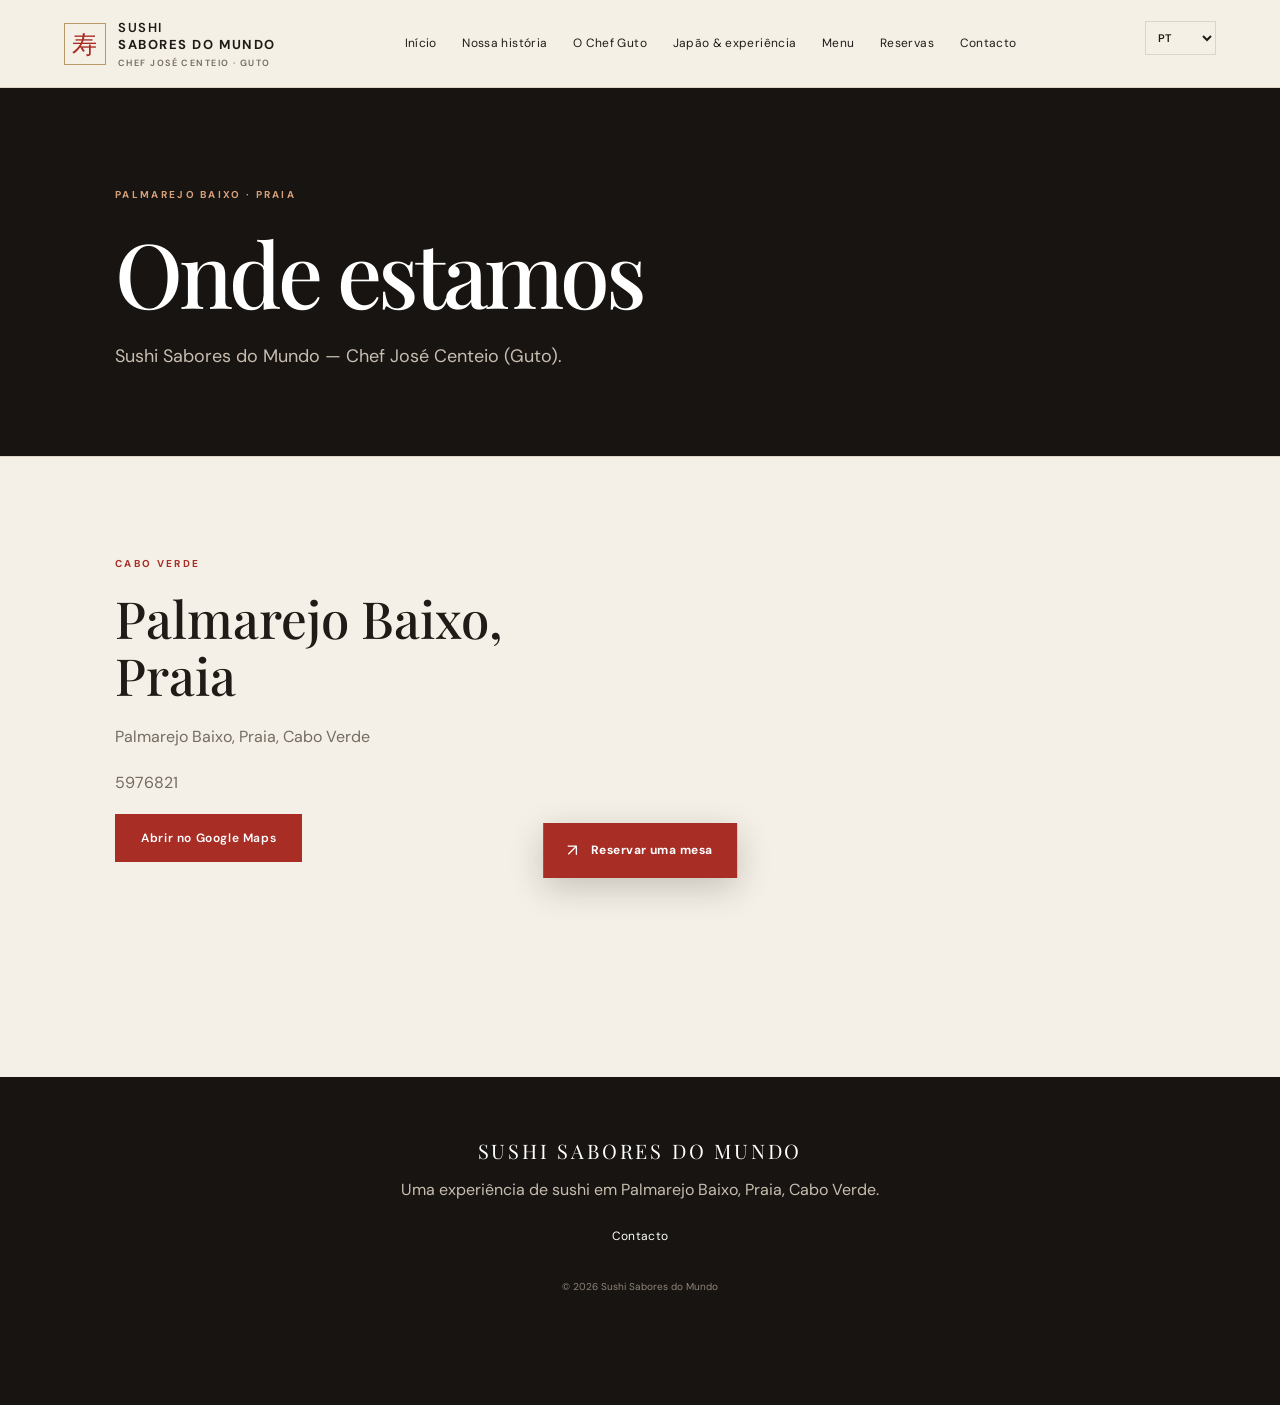
<file: contacto.html>
<!DOCTYPE html>

<html lang="pt">

<head>
    <meta charset="utf-8" />
    <meta content="width=device-width, initial-scale=1" name="viewport" />
    <title>Contacto — Sushi Sabores do Mundo</title>
    <link rel="shortcut icon" href="img/images/logo.webp" type="image/x-webp">
    <meta
        content="Sushi Sabores do Mundo, do Chef José Centeio (Guto), em Palmarejo Baixo, Praia, Cabo Verde. Conheça a história e solicite uma reserva."
        name="description" />
    <meta content="website" property="og:type" />
    <meta content="Contacto — Sushi Sabores do Mundo" property="og:title" />
    <meta content="Sushi feito com alma, de Cabo Verde ao Japão." property="og:description" />
    <meta content="img/images/02.webp" property="og:image" />
    <meta content="#171411" name="theme-color" />
    <link href="https://fonts.googleapis.com" rel="preconnect" />
    <link href="css/style.css" rel="stylesheet" />
    <script defer="" src="js/main.js"></script>
</head>

<body data-page="contact">
    <header class="site-header"><a class="brand" href="index.html"><span class="brand-mark">寿</span><span>SUSHI
                <b>SABORES DO MUNDO</b><small>CHEF JOSÉ CENTEIO · GUTO</small></span></a><button aria-expanded="false"
            aria-label="Abrir menu" data-i18n-aria-label="openMenu" class="nav-toggle">☰</button>
        <nav class="main-nav"><a data-i18n="navHome" href="index.html">Início</a><a data-i18n="navStory"
                href="historia.html">Nossa história</a><a data-i18n="navChef" href="chef.html">O Chef Guto</a><a
                data-i18n="navJapan" href="japao.html">Japão &amp; experiência</a><a data-i18n="navMenu"
                href="menu.html">Menu</a><a data-i18n="navBooking" href="reservas.html">Reservas</a><a
                data-i18n="navContact" href="contacto.html">Contacto</a></nav><label class="language-picker"><span
                class="sr-only"><span data-i18n="languageLabel"></span></span><select id="language">
                <option value="pt">PT</option>
                <option value="en">EN</option>
                <option value="fr">FR</option>
                <option value="ja">日本語</option>
            </select></label>
    </header>
    <main>
        <section class="page-hero"><span class="eyebrow">PALMAREJO BAIXO · PRAIA</span>
            <h1 data-i18n="location"></h1>
            <p class="lead"><span data-i18n="contactLead"></span></p>
        </section>
        <section class="section contact-layout">
            <div><span class="eyebrow"><span data-i18n="country"></span></span>
                <h2><span data-i18n="placeAddress"></span></h2>
                <p id="address"></p>
                <p id="contact-phone"></p>
                <p id="contact-email"></p><a class="button" data-i18n="openMaps" id="maps-link" rel="noopener"
                    target="_blank"></a>
            </div><iframe loading="lazy" referrerpolicy="no-referrer-when-downgrade"
                src="https://www.google.com/maps?q=14.9047367,-23.5261683&amp;z=16&amp;output=embed"
                title="Localização do Sushi Sabores do Mundo"></iframe>
        </section>
    </main>
    <footer class="site-footer">
        <div class="footer-brand">SUSHI SABORES DO MUNDO</div>
        <p data-i18n="footer"></p><a data-i18n="navContact" href="contacto.html"></a><small>© <span id="year"></span>
            Sushi Sabores do Mundo</small>
    </footer><a class="sticky-booking" href="reservas.html"><span>↗</span><b data-i18n="reserve"></b></a>
</body>

</html>
</file>
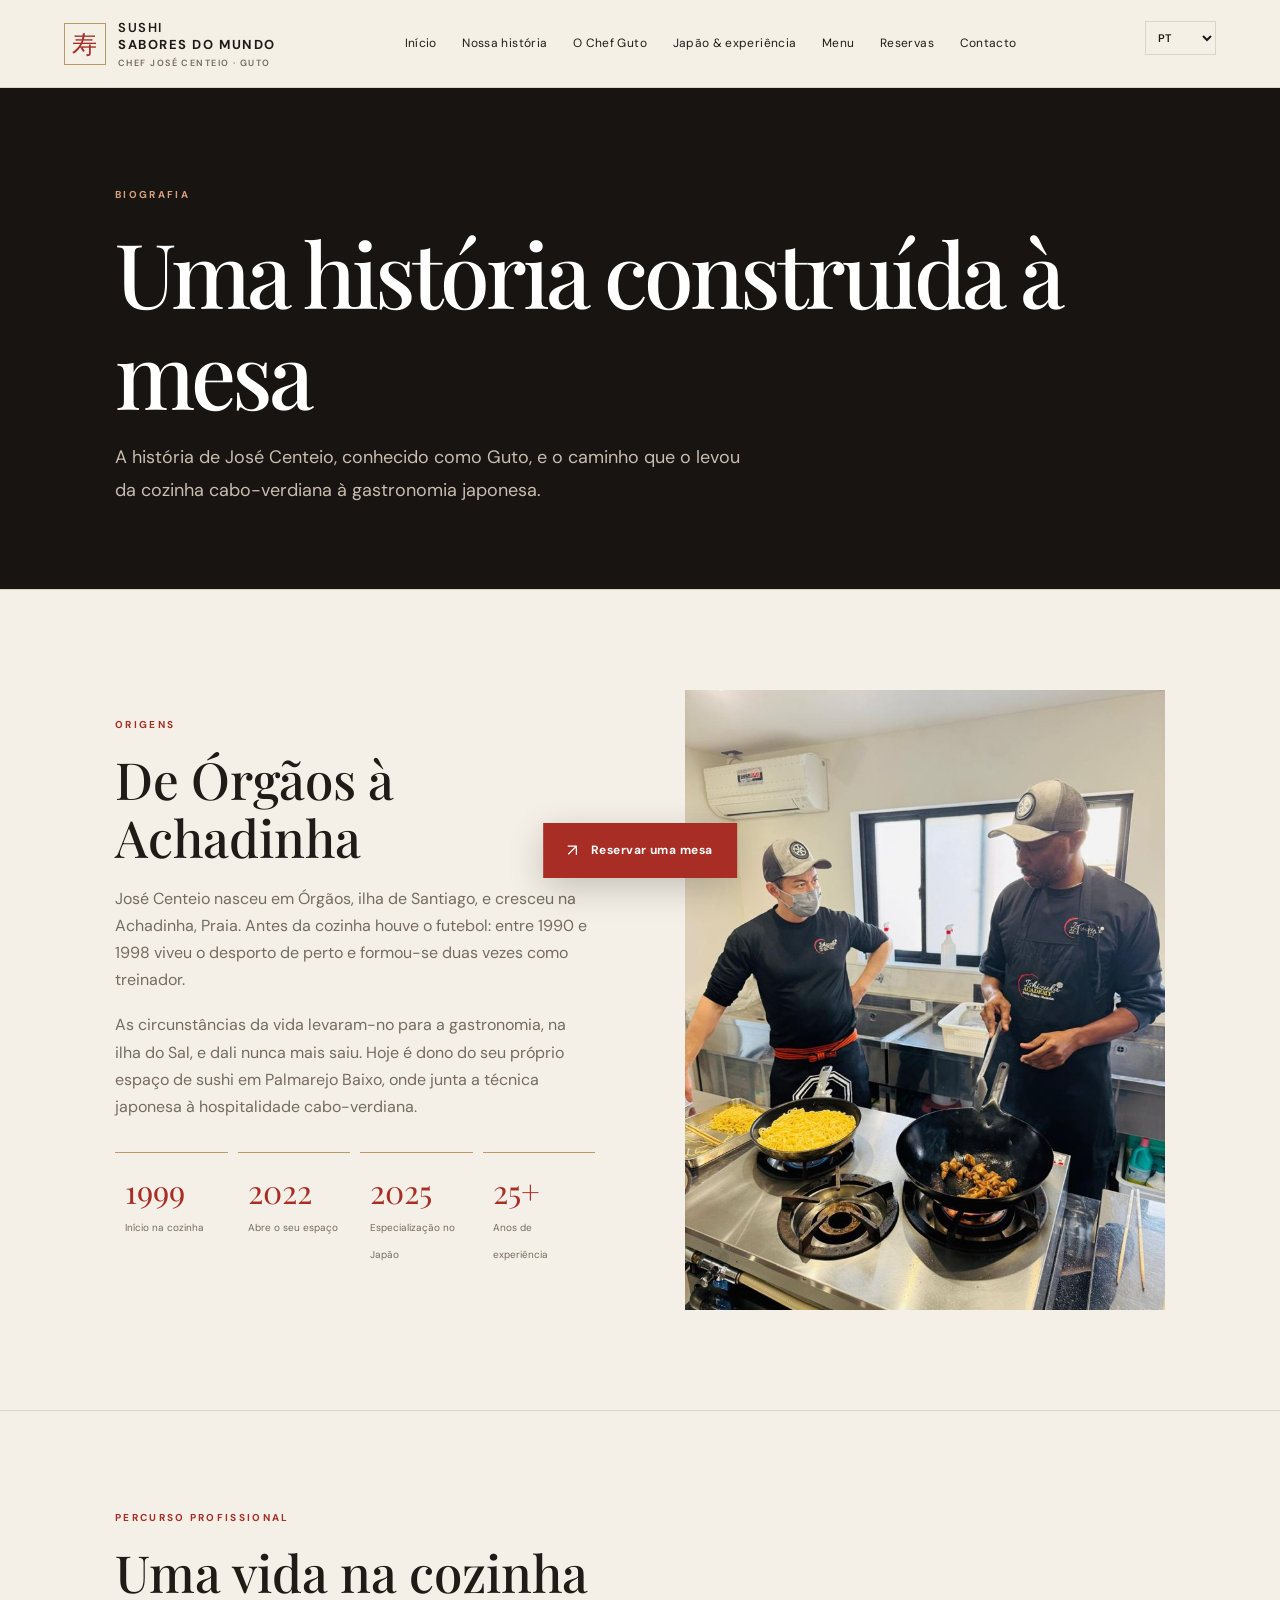
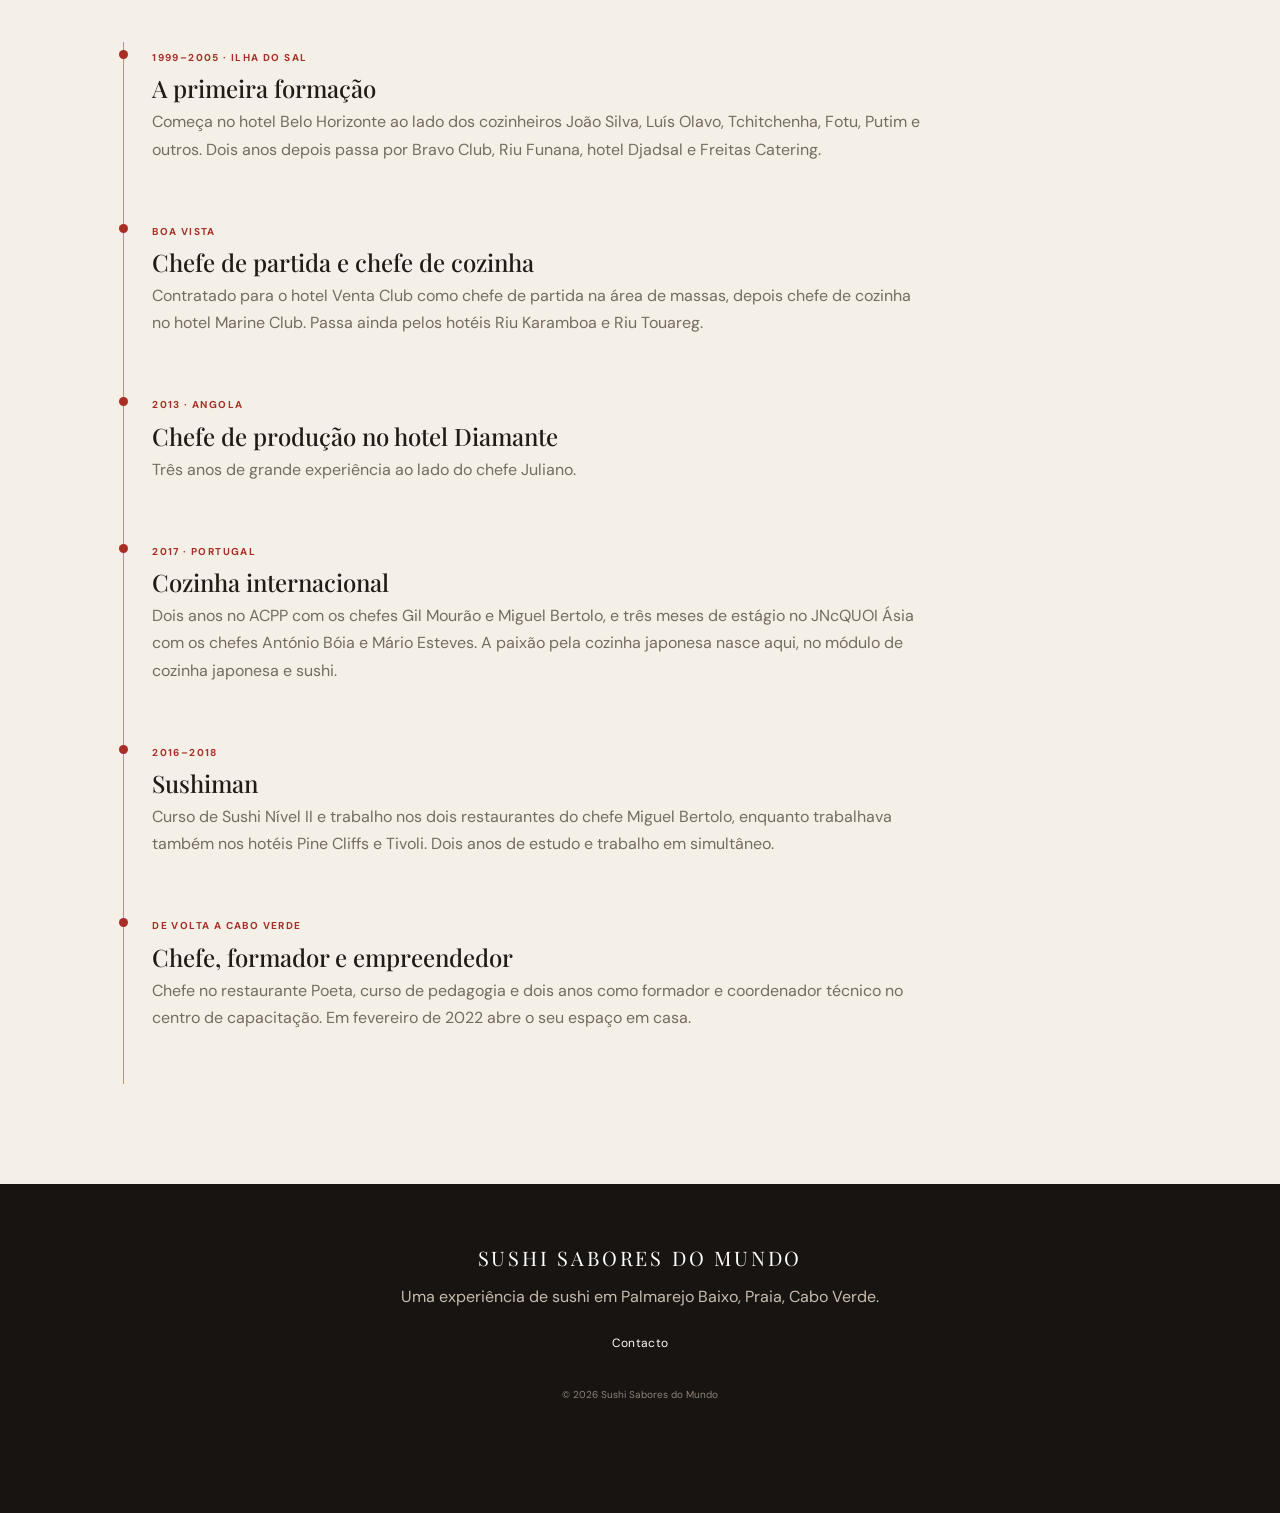
<file: historia.html>
<!DOCTYPE html>

<html lang="pt">

<head>
    <link rel="shortcut icon" href="img/images/logo.webp" type="image/x-webp">
    <meta charset="utf-8" />
    <meta content="width=device-width, initial-scale=1" name="viewport" />
    <title>Nossa História — Sushi Sabores do Mundo</title>
    <meta
        content="Sushi Sabores do Mundo, do Chef José Centeio (Guto), em Palmarejo Baixo, Praia, Cabo Verde. Conheça a história e solicite uma reserva."
        name="description" />
    <meta content="website" property="og:type" />
    <meta content="Nossa História — Sushi Sabores do Mundo" property="og:title" />
    <meta content="Sushi feito com alma, de Cabo Verde ao Japão." property="og:description" />
    <meta content="img/images/02.webp" property="og:image" />
    <meta content="#171411" name="theme-color" />
    <link href="https://fonts.googleapis.com" rel="preconnect" />
    <link href="css/style.css" rel="stylesheet" />
    <script defer="" src="js/main.js"></script>
</head>

<body data-page="story">
    <header class="site-header"><a class="brand" href="index.html"><span class="brand-mark">寿</span><span>SUSHI
                <b>SABORES DO MUNDO</b><small>CHEF JOSÉ CENTEIO · GUTO</small></span></a><button aria-expanded="false"
            aria-label="Abrir menu" data-i18n-aria-label="openMenu" class="nav-toggle">☰</button>
        <nav class="main-nav"><a data-i18n="navHome" href="index.html">Início</a><a data-i18n="navStory"
                href="historia.html">Nossa história</a><a data-i18n="navChef" href="chef.html">O Chef Guto</a><a
                data-i18n="navJapan" href="japao.html">Japão &amp; experiência</a><a data-i18n="navMenu"
                href="menu.html">Menu</a><a data-i18n="navBooking" href="reservas.html">Reservas</a><a
                data-i18n="navContact" href="contacto.html">Contacto</a></nav><label class="language-picker"><span
                class="sr-only"><span data-i18n="languageLabel"></span></span><select id="language">
                <option value="pt">PT</option>
                <option value="en">EN</option>
                <option value="fr">FR</option>
                <option value="ja">日本語</option>
            </select></label>
    </header>
    <main>
        <section class="page-hero"><span class="eyebrow"><span data-i18n="bioEyebrow"></span></span>
            <h1 data-i18n="storyTitle"></h1>
            <p class="lead"><span data-i18n="storyBioLead"></span></p>
        </section>
        <section class="section split">
            <div><span class="eyebrow"><span data-i18n="storyOrigins"></span></span>
                <h2><span data-i18n="storyOriginsTitle"></span></h2>
                <p><span data-i18n="storyOriginsP1"></span></p>
                <p><span data-i18n="storyOriginsP2"></span></p>
                <div class="stats">
                    <div><b>1999</b><span><span data-i18n="milestoneStart"></span></span></div>
                    <div><b>2022</b><span><span data-i18n="milestoneOwn"></span></span></div>
                    <div><b>2025</b><span><span data-i18n="milestoneJapan"></span></span></div>
                    <div><b>25+</b><span><span data-i18n="yearsExperience"></span></span></div>
                </div>
            </div><img alt="Chef Guto" class="rounded-photo" onerror="this.style.display='none'"
                src="img/images/02.webp" />
        </section>
        <section class="section"><span class="eyebrow"><span data-i18n="careerEyebrow"></span></span>
            <h2><span data-i18n="careerTitle"></span></h2>
            <ol class="timeline">
                <li><b>1999–2005 · Ilha do Sal</b>
                    <h3><span data-i18n="careerSalTitle"></span></h3>
                    <p><span data-i18n="careerSalText"></span></p>
                </li>
                <li><b>Boa Vista</b>
                    <h3><span data-i18n="careerBoaTitle"></span></h3>
                    <p><span data-i18n="careerBoaText"></span></p>
                </li>
                <li><b>2013 · Angola</b>
                    <h3><span data-i18n="careerAngolaTitle"></span></h3>
                    <p><span data-i18n="careerAngolaText"></span></p>
                </li>
                <li><b>2017 · Portugal</b>
                    <h3><span data-i18n="careerPortugalTitle"></span></h3>
                    <p><span data-i18n="careerPortugalText"></span></p>
                </li>
                <li><b>2016–2018</b>
                    <h3><span data-i18n="careerSushiTitle"></span></h3>
                    <p><span data-i18n="careerSushiText"></span></p>
                </li>
                <li><b><span data-i18n="careerReturn"></span></b>
                    <h3><span data-i18n="careerReturnTitle"></span></h3>
                    <p><span data-i18n="careerReturnText"></span></p>
                </li>
            </ol>
        </section>
    </main>
    <footer class="site-footer">
        <div class="footer-brand">SUSHI SABORES DO MUNDO</div>
        <p data-i18n="footer"></p><a data-i18n="navContact" href="contacto.html"></a><small>© <span id="year"></span>
            Sushi Sabores do Mundo</small>
    </footer><a class="sticky-booking" href="reservas.html"><span>↗</span><b data-i18n="reserve"></b></a>
</body>

</html>
</file>
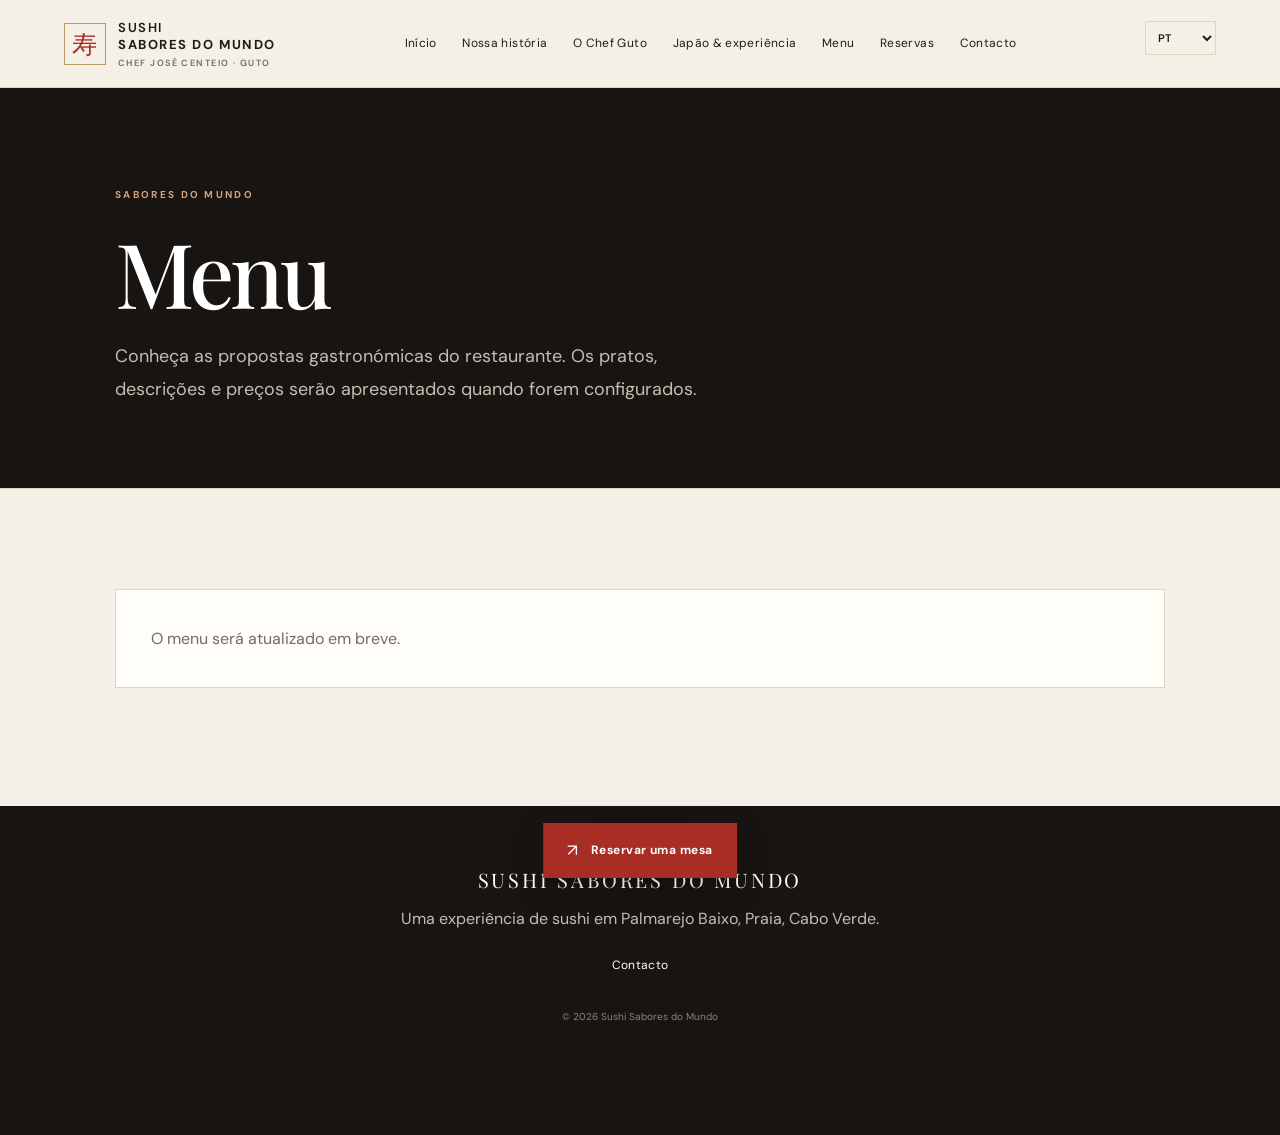
<file: menu.html>
<!DOCTYPE html>

<html lang="pt">

<head>
    <meta charset="utf-8" />
    <meta content="width=device-width, initial-scale=1" name="viewport" />
    <title>Menu — Sushi Sabores do Mundo</title>
    <meta
        content="Sushi Sabores do Mundo, do Chef José Centeio (Guto), em Palmarejo Baixo, Praia, Cabo Verde. Conheça a história e solicite uma reserva."
        name="description" />
    <link rel="shortcut icon" href="img/images/logo.webp" type="image/x-webp">
    <meta content="website" property="og:type" />
    <meta content="Menu — Sushi Sabores do Mundo" property="og:title" />
    <meta content="Sushi feito com alma, de Cabo Verde ao Japão." property="og:description" />
    <meta content="img/images/02.webp" property="og:image" />
    <meta content="#171411" name="theme-color" />
    <link href="https://fonts.googleapis.com" rel="preconnect" />
    <link href="css/style.css" rel="stylesheet" />
    <script defer="" src="js/main.js"></script>
</head>

<body data-page="menu">
    <header class="site-header"><a class="brand" href="index.html"><span class="brand-mark">寿</span><span>SUSHI
                <b>SABORES DO MUNDO</b><small>CHEF JOSÉ CENTEIO · GUTO</small></span></a><button aria-expanded="false"
            aria-label="Abrir menu" data-i18n-aria-label="openMenu" class="nav-toggle">☰</button>
        <nav class="main-nav"><a data-i18n="navHome" href="index.html">Início</a><a data-i18n="navStory"
                href="historia.html">Nossa história</a><a data-i18n="navChef" href="chef.html">O Chef Guto</a><a
                data-i18n="navJapan" href="japao.html">Japão &amp; experiência</a><a data-i18n="navMenu"
                href="menu.html">Menu</a><a data-i18n="navBooking" href="reservas.html">Reservas</a><a
                data-i18n="navContact" href="contacto.html">Contacto</a></nav><label class="language-picker"><span
                class="sr-only"><span data-i18n="languageLabel"></span></span><select id="language">
                <option value="pt">PT</option>
                <option value="en">EN</option>
                <option value="fr">FR</option>
                <option value="ja">日本語</option>
            </select></label>
    </header>
    <main>
        <section class="page-hero"><span class="eyebrow">SABORES DO MUNDO</span>
            <h1 data-i18n="menuTitle"></h1>
            <p class="lead" data-i18n="menuIntro"></p>
        </section>
        <section class="section">
            <div id="menu-categories"></div>
            <div class="menu-grid" id="menu-items"></div>
            <p class="empty-state" data-i18n="noDishes" id="menu-empty"></p>
        </section>
    </main>
    <footer class="site-footer">
        <div class="footer-brand">SUSHI SABORES DO MUNDO</div>
        <p data-i18n="footer"></p><a data-i18n="navContact" href="contacto.html"></a><small>© <span id="year"></span>
            Sushi Sabores do Mundo</small>
    </footer><a class="sticky-booking" href="reservas.html"><span>↗</span><b data-i18n="reserve"></b></a>
</body>

</html>
</file>
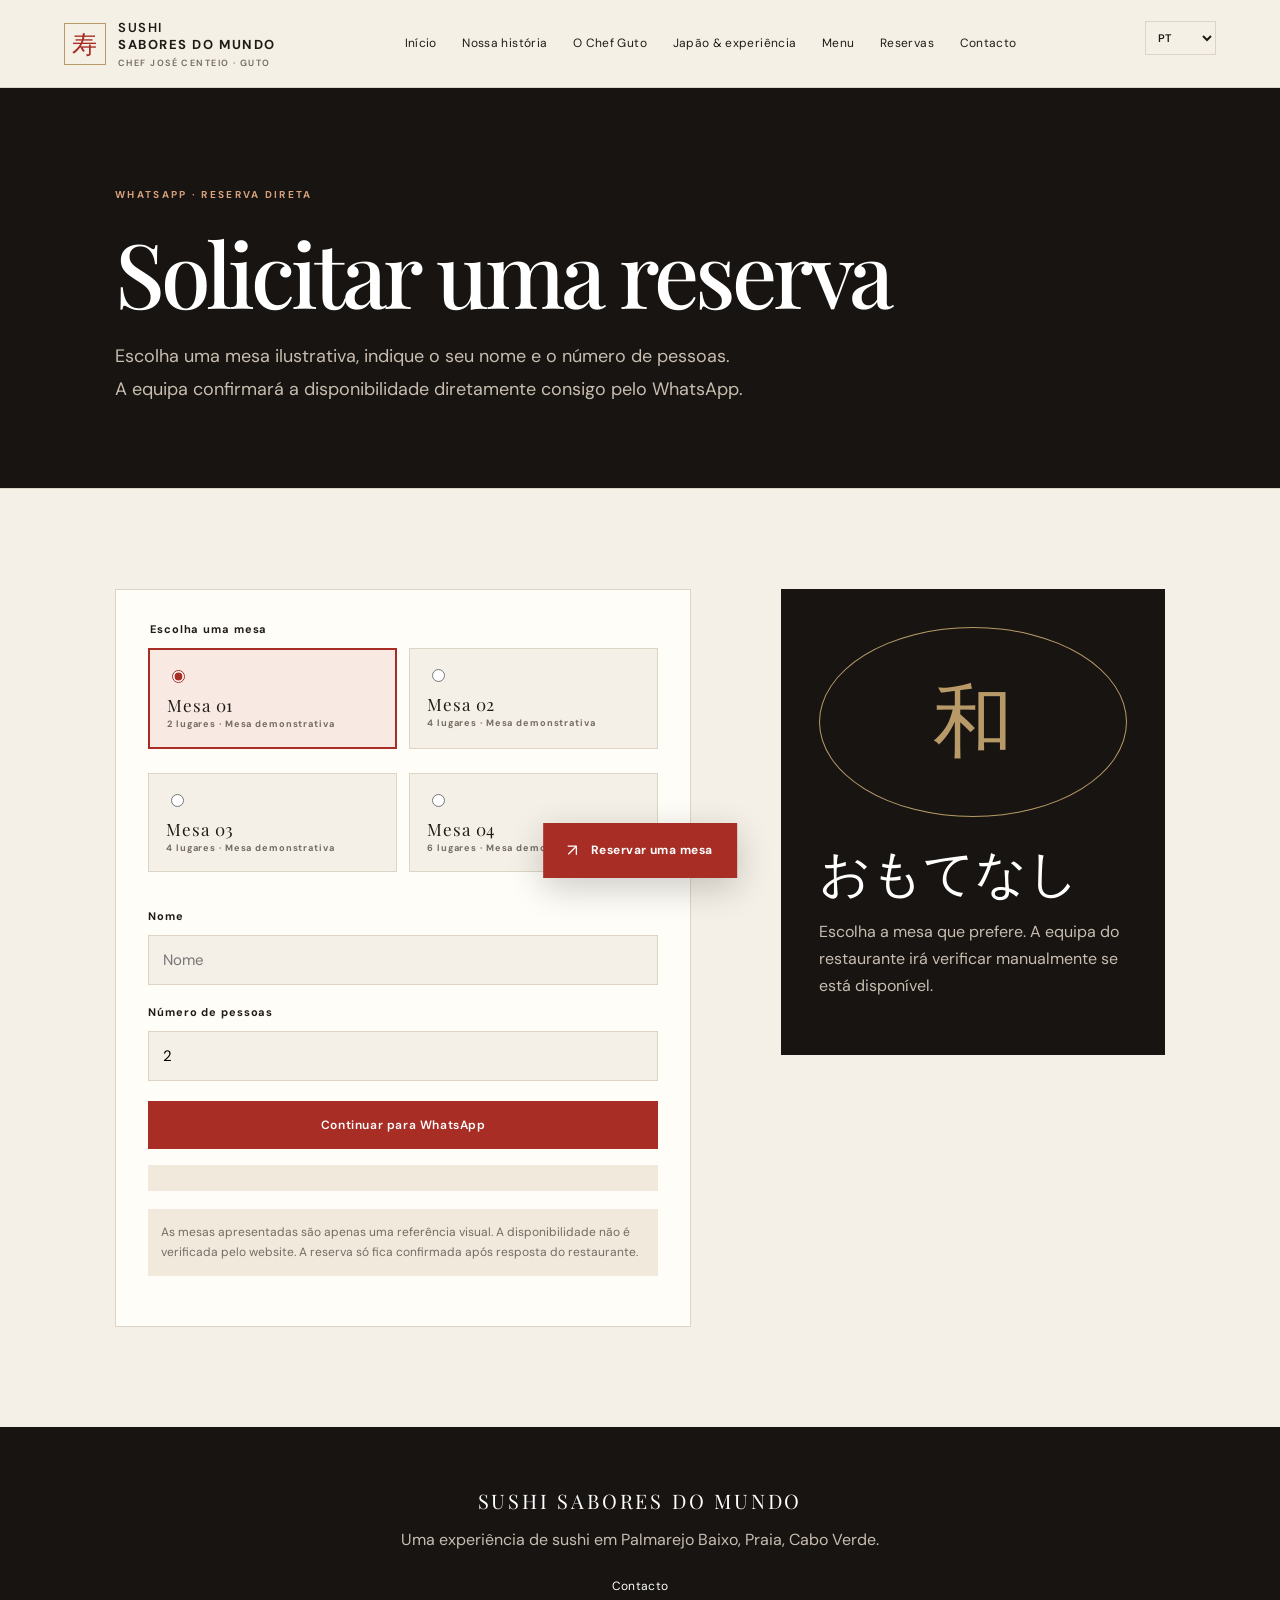
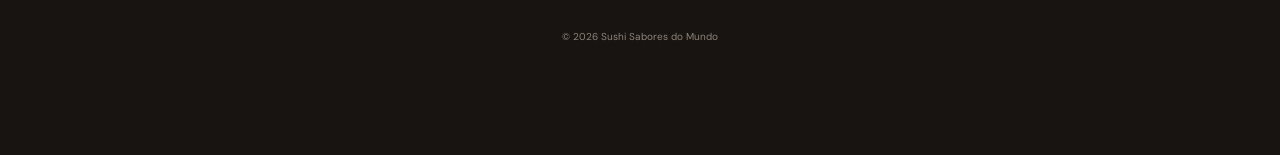
<file: reservas.html>
<!DOCTYPE html>

<html lang="pt">

<head>
    <meta charset="utf-8" />
    <meta content="width=device-width, initial-scale=1" name="viewport" />
    <title>Reservas — Sushi Sabores do Mundo</title>
    <link rel="shortcut icon" href="img/images/logo.webp" type="image/x-webp">
    <meta
        content="Sushi Sabores do Mundo, do Chef José Centeio (Guto), em Palmarejo Baixo, Praia, Cabo Verde. Conheça a história e solicite uma reserva."
        name="description" />
    <meta content="website" property="og:type" />
    <meta content="Reservas — Sushi Sabores do Mundo" property="og:title" />
    <meta content="Sushi feito com alma, de Cabo Verde ao Japão." property="og:description" />
    <meta content="img/images/02.webp" property="og:image" />
    <meta content="#171411" name="theme-color" />
    <link href="https://fonts.googleapis.com" rel="preconnect" />
    <link href="css/style.css" rel="stylesheet" />
    <script defer="" src="js/main.js"></script>
</head>

<body data-page="booking">
    <header class="site-header"><a class="brand" href="index.html"><span class="brand-mark">寿</span><span>SUSHI
                <b>SABORES DO MUNDO</b><small>CHEF JOSÉ CENTEIO · GUTO</small></span></a><button aria-expanded="false"
            aria-label="Abrir menu" data-i18n-aria-label="openMenu" class="nav-toggle">☰</button>
        <nav class="main-nav"><a data-i18n="navHome" href="index.html">Início</a><a data-i18n="navStory"
                href="historia.html">Nossa história</a><a data-i18n="navChef" href="chef.html">O Chef Guto</a><a
                data-i18n="navJapan" href="japao.html">Japão &amp; experiência</a><a data-i18n="navMenu"
                href="menu.html">Menu</a><a data-i18n="navBooking" href="reservas.html">Reservas</a><a
                data-i18n="navContact" href="contacto.html">Contacto</a></nav><label class="language-picker"><span
                class="sr-only"><span data-i18n="languageLabel"></span></span><select id="language">
                <option value="pt">PT</option>
                <option value="en">EN</option>
                <option value="fr">FR</option>
                <option value="ja">日本語</option>
            </select></label>
    </header>
    <main>
        <section class="page-hero"><span class="eyebrow"><span data-i18n="bookingEyebrow"></span></span>
            <h1 data-i18n="bookingTitle"></h1>
            <p class="lead" data-i18n="bookingIntro"></p>
        </section>
        <section class="section booking-layout">
            <form class="booking-form" id="booking-form">
                <fieldset>
                    <legend data-i18n="chooseTable"></legend>
                    <div class="table-list" id="table-list"></div>
                </fieldset><label data-i18n="name" for="customer-name"></label><input autocomplete="name"
                    id="customer-name" name="name" placeholder="Nome" data-i18n-placeholder="name" required="" /><label
                    data-i18n="people" for="party-size"></label><input id="party-size" max="30" min="1" name="people"
                    required="" type="number" value="2" /><button class="button" data-i18n="continue"
                    type="submit"></button>
                <p class="feedback" id="booking-feedback" role="status"></p>
                <p class="notice" data-i18n="bookingNotice"></p>
            </form>
            <aside class="booking-aside">
                <div class="table-illustration">和</div>
                <h2>おもてなし</h2>
                <p><span data-i18n="bookingAside"></span></p>
            </aside>
        </section>
    </main>
    <footer class="site-footer">
        <div class="footer-brand">SUSHI SABORES DO MUNDO</div>
        <p data-i18n="footer"></p><a data-i18n="navContact" href="contacto.html"></a><small>© <span id="year"></span>
            Sushi Sabores do Mundo</small>
    </footer><a class="sticky-booking" href="reservas.html"><span>↗</span><b data-i18n="reserve"></b></a>
</body>

</html>
</file>
<file: css/style.css>
@import url('https://fonts.googleapis.com/css2?family=DM+Sans:wght@400;500;600;700&family=Playfair+Display:wght@400;500;600;700&display=swap');

:root {
    --ink: #201b17;
    --muted: #746b62;
    --paper: #f5f0e7;
    --white: #fffdf8;
    --red: #a72d25;
    --gold: #b79a68;
    --line: #ded4c5;
    --dark: #171411;
    --serif: 'Playfair Display', Georgia, serif;
    --sans: 'DM Sans', Arial, sans-serif
}

* {
    box-sizing: border-box
}

html {
    scroll-behavior: smooth
}

body {
    margin: 0;
    background: var(--paper);
    color: var(--ink);
    font: 16px/1.7 var(--sans)
}

a {
    color: inherit
}

img,
video {
    max-width: 100%;
    display: block
}

h1,
h2,
h3 {
    font-family: var(--serif);
    font-weight: 500;
    line-height: 1.13;
    margin: 0 0 18px
}

h1 {
    font-size: clamp(3rem, 7vw, 6.5rem);
    letter-spacing: -.045em
}

h2 {
    font-size: clamp(2.1rem, 4vw, 3.7rem)
}

h3 {
    font-size: 1.5rem
}

p {
    color: var(--muted);
    margin: 0 0 18px
}

.site-header {
    height: 88px;
    padding: 0 clamp(20px, 5vw, 76px);
    display: flex;
    align-items: center;
    justify-content: space-between;
    gap: 24px;
    background: rgba(245, 240, 231, .96);
    border-bottom: 1px solid var(--line);
    position: sticky;
    top: 0;
    z-index: 20;
    backdrop-filter: blur(14px)
}

.brand {
    display: flex;
    gap: 12px;
    align-items: center;
    text-decoration: none;
    font: 600 13px var(--sans);
    letter-spacing: .12em
}

.brand-mark {
    width: 42px;
    height: 42px;
    border: 1px solid var(--gold);
    display: grid;
    place-items: center;
    color: var(--red);
    font: 25px var(--serif)
}

.brand b,
.brand small {
    display: block
}

.brand small {
    font-size: 9px;
    color: var(--muted);
    letter-spacing: .16em;
    margin-top: 4px
}

.main-nav {
    display: flex;
    align-items: center;
    gap: clamp(12px, 2vw, 28px)
}

.main-nav a,
.site-footer a {
    font-size: 12px;
    text-decoration: none;
    letter-spacing: .03em
}

.main-nav a:hover,
.text-link:hover {
    color: var(--red)
}

.language-picker select {
    background: transparent;
    border: 1px solid var(--line);
    padding: 8px;
    color: var(--ink);
    font: 600 11px var(--sans)
}

.nav-toggle {
    display: none;
    background: none;
    border: 0;
    font-size: 24px
}

.hero {
    min-height: 690px;
    display: grid;
    grid-template-columns: 1.05fr .95fr;
    align-items: center;
    gap: 5vw;
    padding: 65px clamp(22px, 8vw, 130px)
}

.hero-copy {
    max-width: 650px
}

.eyebrow {
    font: 700 10px var(--sans);
    letter-spacing: .23em;
    color: var(--red);
    text-transform: uppercase;
    display: block;
    margin-bottom: 20px
}

.lead {
    font: 18px/1.8 var(--sans);
    max-width: 630px
}

.actions {
    display: flex;
    align-items: center;
    gap: 26px;
    flex-wrap: wrap;
    margin-top: 34px
}

.button {
    display: inline-flex;
    align-items: center;
    justify-content: center;
    background: var(--red);
    color: white;
    text-decoration: none;
    border: 1px solid var(--red);
    padding: 15px 25px;
    font: 600 12px var(--sans);
    letter-spacing: .05em;
    cursor: pointer;
    transition: .25s
}

.button:hover {
    background: #7f201b;
    transform: translateY(-2px)
}

.text-link {
    font: 600 12px var(--sans);
    text-decoration: none;
    border-bottom: 1px solid var(--gold);
    padding-bottom: 5px
}

.hero-image {
    height: 570px;
    position: relative;
    background: linear-gradient(145deg, #d9c9b1, #a78c70);
    border-radius: 48% 48% 4px 4px;
    overflow: hidden
}

.hero-image img {
    width: 100%;
    height: 100%;
    object-fit: cover
}

.hero-image.image-missing:after {
    content: '寿';
    position: absolute;
    inset: 0;
    display: grid;
    place-items: center;
    color: #fff9;
    font: 150px var(--serif)
}

.section {
    padding: 100px clamp(22px, 9vw, 140px);
    border-top: 1px solid var(--line)
}

.section-heading {
    max-width: 700px;
    margin-bottom: 45px
}

.feature-grid {
    display: grid;
    grid-template-columns: repeat(3, 1fr);
    gap: 22px
}

.feature-card {
    background: var(--white);
    padding: 22px;
    min-height: 360px
}

.feature-card img {
    width: 100%;
    height: 210px;
    object-fit: cover;
    margin-bottom: 24px
}

.feature-card p {
    font-size: 14px
}

.feature-dark {
    background: var(--dark);
    color: white;
    display: flex;
    flex-direction: column;
    justify-content: center;
    padding: 38px
}

.feature-dark p {
    color: #c7bdb0
}

.cta-band {
    background: var(--red);
    color: white;
    padding: 65px clamp(22px, 9vw, 140px);
    display: flex;
    align-items: center;
    justify-content: space-between;
    gap: 30px
}

.cta-band p {
    color: #f4deda
}

.cta-band .eyebrow {
    color: #f0c8a6
}

.button-light {
    background: transparent;
    border-color: #fff
}

.page-hero {
    padding: 100px clamp(22px, 9vw, 140px) 65px;
    background: var(--dark);
    color: white
}

.page-hero .lead {
    color: #c8bdb0
}

.page-hero .eyebrow {
    color: #d8a17b
}

.split {
    display: grid;
    grid-template-columns: 1fr 1fr;
    gap: 7vw;
    align-items: center
}

.rounded-photo {
    width: 100%;
    max-height: 620px;
    object-fit: cover
}

.stats {
    display: grid;
    grid-template-columns: repeat(4, 1fr);
    gap: 10px;
    margin-top: 32px
}

.stats div {
    padding: 16px 10px;
    border-top: 1px solid var(--gold)
}

.stats b {
    display: block;
    font: 32px var(--serif);
    color: var(--red)
}

.stats span {
    font-size: 10px;
    color: var(--muted)
}

.timeline {
    list-style: none;
    padding: 0;
    margin: 40px 0 0 8px;
    border-left: 1px solid var(--gold)
}

.timeline li {
    padding: 0 0 35px 28px;
    position: relative;
    max-width: 800px
}

.timeline li:before {
    content: '';
    position: absolute;
    width: 9px;
    height: 9px;
    background: var(--red);
    border-radius: 50%;
    left: -5px;
    top: 8px
}

.timeline li>b {
    font: 700 10px var(--sans);
    letter-spacing: .14em;
    color: var(--red);
    text-transform: uppercase
}

.timeline h3 {
    margin: 6px 0
}

.section-ink {
    background: var(--dark);
    color: white
}

.section-ink p {
    color: #c8bdb0
}

.tags {
    display: flex;
    gap: 9px;
    flex-wrap: wrap;
    margin-top: 25px
}

.tags span {
    border: 1px solid var(--gold);
    padding: 6px 13px;
    font-size: 11px
}

.media-grid {
    display: grid;
    grid-template-columns: repeat(3, 1fr);
    gap: 22px
}

.media-grid article {
    min-width: 0
}

.media-grid img,
.media-grid video {
    width: 100%;
    height: 260px;
    object-fit: cover;
    background: #d8cbbb
}

.media-grid p {
    font-size: 13px;
    margin-top: 14px
}

.quote-section {
    padding: 80px 22px;
    text-align: center;
    background: #e9dfd0
}

.quote-section blockquote {
    font: clamp(1.5rem, 3vw, 2.5rem) var(--serif);
    max-width: 900px;
    margin: 20px auto
}

.quote-section small {
    color: var(--red)
}

.empty-state {
    padding: 35px;
    background: var(--white);
    border: 1px solid var(--line)
}

.menu-grid {
    display: grid;
    grid-template-columns: repeat(3, 1fr);
    gap: 20px
}

.dish {
    background: var(--white);
    padding: 16px
}

.dish img {
    width: 100%;
    height: 210px;
    object-fit: cover
}

.dish h3 {
    margin: 18px 0 7px
}

.dish .price {
    color: var(--red);
    font-weight: 700
}

.booking-layout {
    display: grid;
    grid-template-columns: 1.2fr .8fr;
    gap: 7vw
}

.booking-form {
    background: var(--white);
    padding: 32px;
    border: 1px solid var(--line)
}

fieldset {
    border: 0;
    padding: 0;
    margin: 0 0 25px
}

legend,
label {
    font: 700 11px var(--sans);
    letter-spacing: .08em;
    margin-bottom: 12px;
    display: block
}

.table-list {
    display: grid;
    grid-template-columns: repeat(2, 1fr);
    gap: 12px
}

.table-option {
    border: 1px solid var(--line);
    padding: 17px;
    background: var(--paper);
    cursor: pointer;
    display: block
}

.table-option:has(input:checked) {
    border: 2px solid var(--red);
    background: #f8e9e3
}

.table-option input {
    accent-color: var(--red);
    margin-right: 7px
}

.table-option strong {
    display: block;
    font: 17px var(--serif);
    margin-top: 8px
}

.table-option small {
    color: var(--muted)
}

input[type=text],
input[type=number],
input:not([type]) {
    width: 100%;
    padding: 14px;
    border: 1px solid var(--line);
    background: var(--paper);
    font: 15px var(--sans);
    margin-bottom: 20px
}

.booking-form .button {
    width: 100%
}

.notice,
.feedback {
    font-size: 12px;
    padding: 13px;
    background: #f2e9dd;
    margin-top: 16px
}

.booking-aside {
    background: var(--dark);
    color: white;
    padding: 38px;
    align-self: start
}

.booking-aside p {
    color: #c8bdb0
}

.table-illustration {
    height: 190px;
    border: 1px solid var(--gold);
    border-radius: 50%;
    display: grid;
    place-items: center;
    font-size: 80px;
    color: var(--gold);
    margin-bottom: 25px
}

.contact-layout {
    display: grid;
    grid-template-columns: .8fr 1.2fr;
    gap: 5vw
}

.contact-layout iframe {
    width: 100%;
    height: 420px;
    border: 0;
}

.site-footer {
    background: var(--dark);
    color: white;
    text-align: center;
    padding: 60px 20px 110px
}

.site-footer p {
    color: #c8bdb0
}

.site-footer small {
    display: block;
    margin-top: 30px;
    color: #8f8479;
    font-size: 10px
}

.footer-brand {
    font: 20px var(--serif);
    letter-spacing: .14em;
    margin-bottom: 12px
}

.sticky-booking {
    position: fixed;
    z-index: 30;
    bottom: 22px;
    left: 50%;
    transform: translateX(-50%);
    background: var(--red);
    color: white;
    text-decoration: none;
    padding: 13px 24px;
    display: flex;
    align-items: center;
    gap: 12px;
    box-shadow: 0 10px 35px #0003;
    font-size: 12px;
    letter-spacing: .04em;
    white-space: nowrap
}

.sticky-booking span {
    font-size: 17px
}

.sr-only {
    position: absolute;
    width: 1px;
    height: 1px;
    padding: 0;
    margin: -1px;
    overflow: hidden;
    clip: rect(0, 0, 0, 0);
    white-space: nowrap;
    border: 0
}

@media(max-width:1000px) {
    .main-nav {
        gap: 12px
    }

    .main-nav a {
        font-size: 10px
    }

    .hero {
        padding-inline: 35px
    }

    .section {
        padding: 75px 35px
    }
}

@media(max-width:760px) {
    .site-header {
        height: 72px;
        padding: 0 18px;
        gap: 10px
    }

    .nav-toggle {
        display: block;
        order: 3
    }

    .main-nav {
        display: none;
        position: absolute;
        top: 72px;
        left: 0;
        right: 0;
        background: var(--paper);
        padding: 20px;
        flex-direction: column;
        align-items: flex-start;
        border-bottom: 1px solid var(--line)
    }

    .main-nav.open {
        display: flex
    }

    .main-nav a {
        font-size: 13px
    }

    .language-picker {
        margin-left: auto
    }

    .hero {
        grid-template-columns: 1fr;
        padding: 65px 22px 45px;
        gap: 35px;
        min-height: 0
    }

    .hero-image {
        height: 390px;
        grid-row: 1
    }

    .hero h1 {
        font-size: 3.4rem
    }

    .section {
        padding: 65px 22px
    }

    .feature-grid,
    .media-grid,
    .menu-grid {
        grid-template-columns: 1fr
    }

    .feature-card {
        min-height: 0
    }

    .cta-band {
        align-items: flex-start;
        flex-direction: column;
        padding: 55px 22px
    }

    .page-hero {
        padding: 70px 22px 45px
    }

    .split,
    .booking-layout,
    .contact-layout {
        grid-template-columns: 1fr
    }

    .stats {
        grid-template-columns: repeat(2, 1fr)
    }

    .booking-form {
        padding: 22px
    }

    .booking-aside {
        display: none
    }

    .contact-layout iframe {
        height: 330px
    }

    .media-grid img,
    .media-grid video {
        height: 240px
    }

    .sticky-booking {
        bottom: 12px
    }

    .brand {
        font-size: 10px
    }

    .brand-mark {
        width: 36px;
        height: 36px
    }
}

/* =========================================
   CHEF PROFILE
========================================= */

.chef-profile {
    width: min(1180px, calc(100% - 40px));
    margin: 0 auto;
    padding: 100px 0;

    display: grid;
    grid-template-columns: 0.9fr 1.1fr;
    align-items: center;
    gap: 75px;
}

/* Imagem do chef */

.chef-image-wrapper {
    position: relative;
    width: 100%;
    max-width: 480px;
    height: 570px;
    border-radius: 220px 220px 18px 18px;
    overflow: hidden;
    background: #e8e1d7;
    box-shadow: 0 25px 60px rgba(0, 0, 0, 0.13);
}

.chef-photo {
    width: 100%;
    height: 100%;
    display: block;
    object-fit: cover;
    object-position: center 30%;
    transition: transform 0.7s ease;
}

.chef-image-wrapper:hover .chef-photo {
    transform: scale(1.045);
}

/* Identificação sobre a imagem */

.chef-image-caption {
    position: absolute;
    left: 20px;
    right: 20px;
    bottom: 20px;

    display: flex;
    align-items: center;
    gap: 14px;

    padding: 17px 20px;
    border: 1px solid rgba(255, 255, 255, 0.3);
    border-radius: 12px;

    background: rgba(23, 20, 17, 0.82);
    backdrop-filter: blur(12px);
    color: #fff;
}

.chef-image-caption>span {
    width: 42px;
    height: 42px;

    display: grid;
    place-items: center;

    border: 1px solid rgba(255, 255, 255, 0.3);
    border-radius: 50%;

    font-size: 23px;
    color: #d8b77a;
}

.chef-image-caption strong,
.chef-image-caption small {
    display: block;
}

.chef-image-caption strong {
    font-size: 15px;
    letter-spacing: 0.03em;
}

.chef-image-caption small {
    margin-top: 4px;
    color: #d8cfc3;
    font-size: 12px;
}

/* Conteúdo */

.chef-content {
    max-width: 590px;
}

.chef-content .eyebrow {
    display: inline-block;
    margin-bottom: 18px;

    color: #a47b45;
    font-size: 11px;
    font-weight: 700;
    letter-spacing: 0.18em;
}

.chef-content h2 {
    margin: 0 0 25px;

    color: #171411;
    font-family: Georgia, serif;
    font-size: clamp(32px, 4vw, 48px);
    font-weight: 500;
    line-height: 1.15;
}

.chef-content p {
    margin-bottom: 18px;

    color: #68615a;
    font-size: 15px;
    line-height: 1.9;
}

/* Assinatura */

.chef-signature {
    margin-top: 30px;
    padding-top: 22px;
    border-top: 1px solid #e8e0d6;
}

.chef-signature span {
    display: block;
    margin-bottom: 8px;

    color: #898077;
    font-size: 12px;
    letter-spacing: 0.06em;
}

.chef-signature strong {
    color: #a47b45;
    font-family: Georgia, serif;
    font-size: 29px;
    font-style: italic;
    font-weight: 500;
}

/* =========================================
   MOBILE
========================================= */

@media (max-width: 800px) {
    .chef-profile {
        grid-template-columns: 1fr;
        gap: 45px;
        padding: 65px 0;
    }

    .chef-image-wrapper {
        width: 100%;
        max-width: 430px;
        height: 490px;
        margin: 0 auto;
    }

    .chef-content {
        max-width: 100%;
    }

    .chef-content h2 {
        font-size: 36px;
    }
}

@media (max-width: 480px) {
    .chef-profile {
        width: calc(100% - 32px);
        padding: 45px 0;
        gap: 35px;
    }

    .chef-image-wrapper {
        height: 410px;
        border-radius: 180px 180px 14px 14px;
    }

    .chef-image-caption {
        left: 12px;
        right: 12px;
        bottom: 12px;
        padding: 12px;
    }

    .chef-image-caption>span {
        width: 36px;
        height: 36px;
        font-size: 20px;
    }

    .chef-content h2 {
        font-size: 31px;
    }

    .chef-content p {
        font-size: 14px;
    }
}


/* =========================================
   PÁGINA JAPÃO — EXPERIÊNCIA
========================================= */

.japan-experience {
    align-items: center;
    gap: 55px;
}

.japan-experience .rounded-photo {
    width: 100%;
    height: 500px;
    object-fit: contain;
    object-position: center;
    background: #171411;
    border-radius: 18px;
    cursor: zoom-in;
}


/* =========================================
   TÍTULO DA GALERIA
========================================= */

.gallery-heading {
    max-width: 700px;
    margin: 0 auto 35px;
    text-align: center;
}

.gallery-heading h2 {
    margin: 12px 0;
}

.gallery-heading p {
    line-height: 1.8;
    opacity: 0.8;
}


/* =========================================
   GALERIA
========================================= */

.japan-gallery {
    display: grid;
    grid-template-columns: repeat(2, minmax(0, 1fr));
    gap: 25px;
}

.gallery-item {
    margin: 0;
    min-width: 0;
    overflow: hidden;
    border-radius: 16px;
    background: #211d19;
}

.gallery-item img {
    display: block;
    width: 100%;
    height: 340px;
    object-fit: contain;
    object-position: center;
    background: #171411;
    cursor: zoom-in;
    transition: transform 0.4s ease;
}

.gallery-item:hover img {
    transform: scale(1.025);
}

.gallery-item figcaption {
    padding: 15px 18px;
    color: #fff;
    font-size: 14px;
    letter-spacing: 0.5px;
}


/* =========================================
   VÍDEO COMPLETO
========================================= */

.japan-video {
    width: 100%;
    max-width: 1000px;
    margin: 0 auto;
    background: #000;
    border-radius: 18px;
    overflow: hidden;
}

.japan-video video {
    display: block;
    width: 100%;
    height: auto;
    max-height: 75vh;
    object-fit: contain;
    background: #000;
}


/* =========================================
   LIGHTBOX — IMAGEM NO CENTRO
========================================= */

.lightbox {
    display: none;
    position: fixed;
    inset: 0;
    z-index: 99999;

    background: rgba(0, 0, 0, 0.94);

    align-items: center;
    justify-content: center;

    flex-direction: column;
    padding: 60px 25px 35px;
}

.lightbox.active {
    display: flex;
}

.lightbox img {
    display: block;
    max-width: 95%;
    max-height: 82vh;
    width: auto;
    height: auto;

    object-fit: contain;

    border-radius: 8px;
    box-shadow: 0 15px 60px rgba(0, 0, 0, 0.5);
}

.lightbox p {
    color: #fff;
    text-align: center;
    margin-top: 18px;
    font-size: 15px;
}

.lightbox-close {
    position: absolute;
    top: 18px;
    right: 28px;

    border: 0;
    background: transparent;

    color: #fff;
    font-size: 45px;
    line-height: 1;

    cursor: pointer;
    transition: opacity 0.2s;
}

.lightbox-close:hover {
    opacity: 0.6;
}

body.lightbox-open {
    overflow: hidden;
}


/* =========================================
   RESPONSIVIDADE
========================================= */

@media (max-width: 800px) {

    .japan-gallery {
        grid-template-columns: repeat(2, minmax(0, 1fr));
        gap: 15px;
    }

    .gallery-item img {
        height: 260px;
    }

    .japan-experience {
        gap: 30px;
    }

    .japan-experience .rounded-photo {
        height: 380px;
    }
}

@media (max-width: 550px) {

    .japan-gallery {
        grid-template-columns: 1fr;
    }

    .gallery-item img {
        height: 280px;
    }

    .japan-experience .rounded-photo {
        height: 300px;
    }

    .lightbox {
        padding: 55px 12px 25px;
    }

    .lightbox img {
        max-width: 100%;
        max-height: 78vh;
    }

    .lightbox-close {
        top: 12px;
        right: 18px;
    }

    .japan-video {
        border-radius: 12px;
    }
}

/*.map-container ifram*/
</file>
